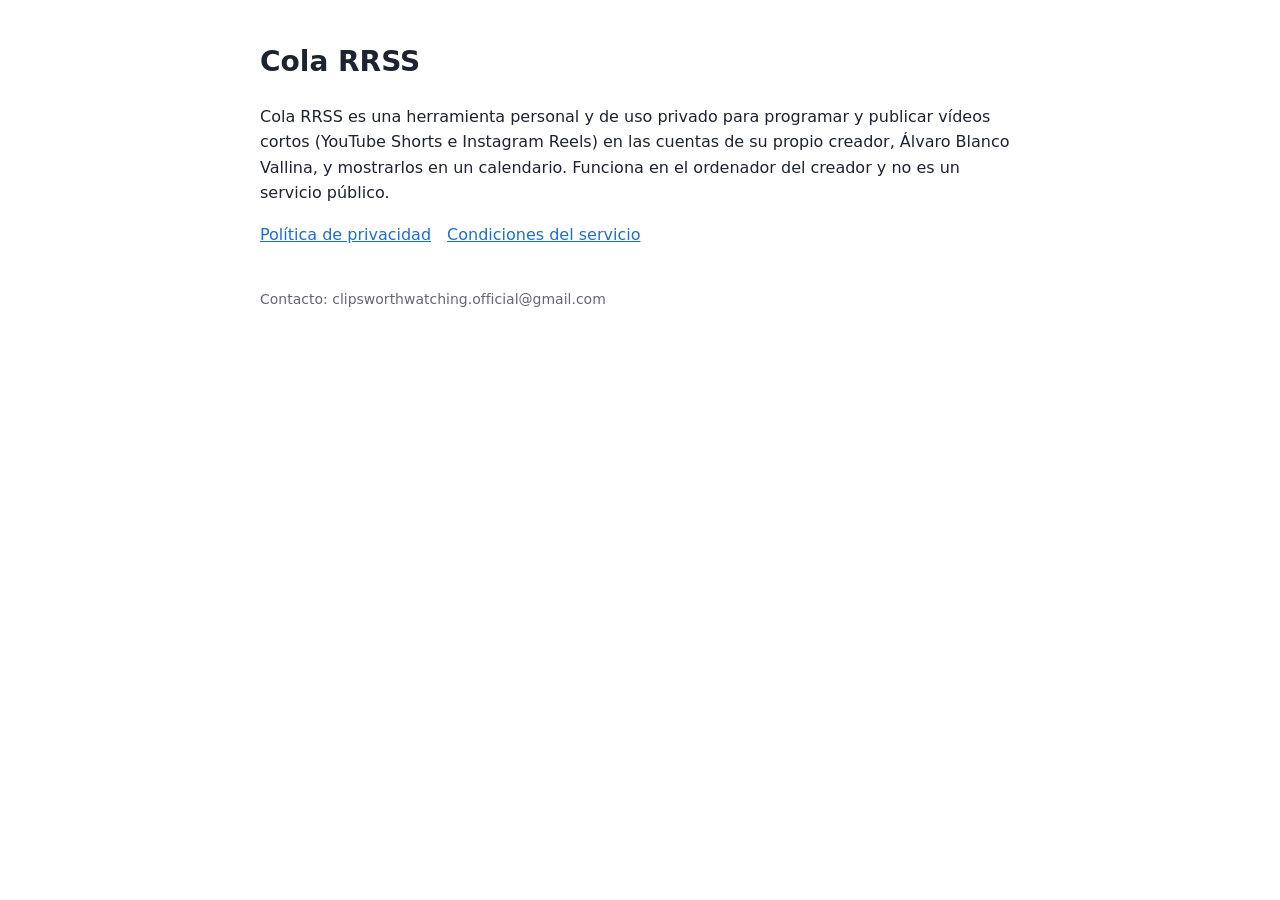
<file: index.html>
<!doctype html><html lang="es"><head><meta charset="utf-8"><meta name="viewport" content="width=device-width,initial-scale=1"><title>Cola RRSS</title><link rel="stylesheet" href="style.css"></head><body>
<h1>Cola RRSS</h1>
<p>Cola RRSS es una herramienta personal y de uso privado para programar y publicar vídeos cortos (YouTube Shorts e Instagram Reels) en las cuentas de su propio creador, Álvaro Blanco Vallina, y mostrarlos en un calendario. Funciona en el ordenador del creador y no es un servicio público.</p>
<nav><a href="privacidad.html">Política de privacidad</a><a href="condiciones.html">Condiciones del servicio</a></nav>
<footer>Contacto: clipsworthwatching.official@gmail.com</footer></body></html>
</file>
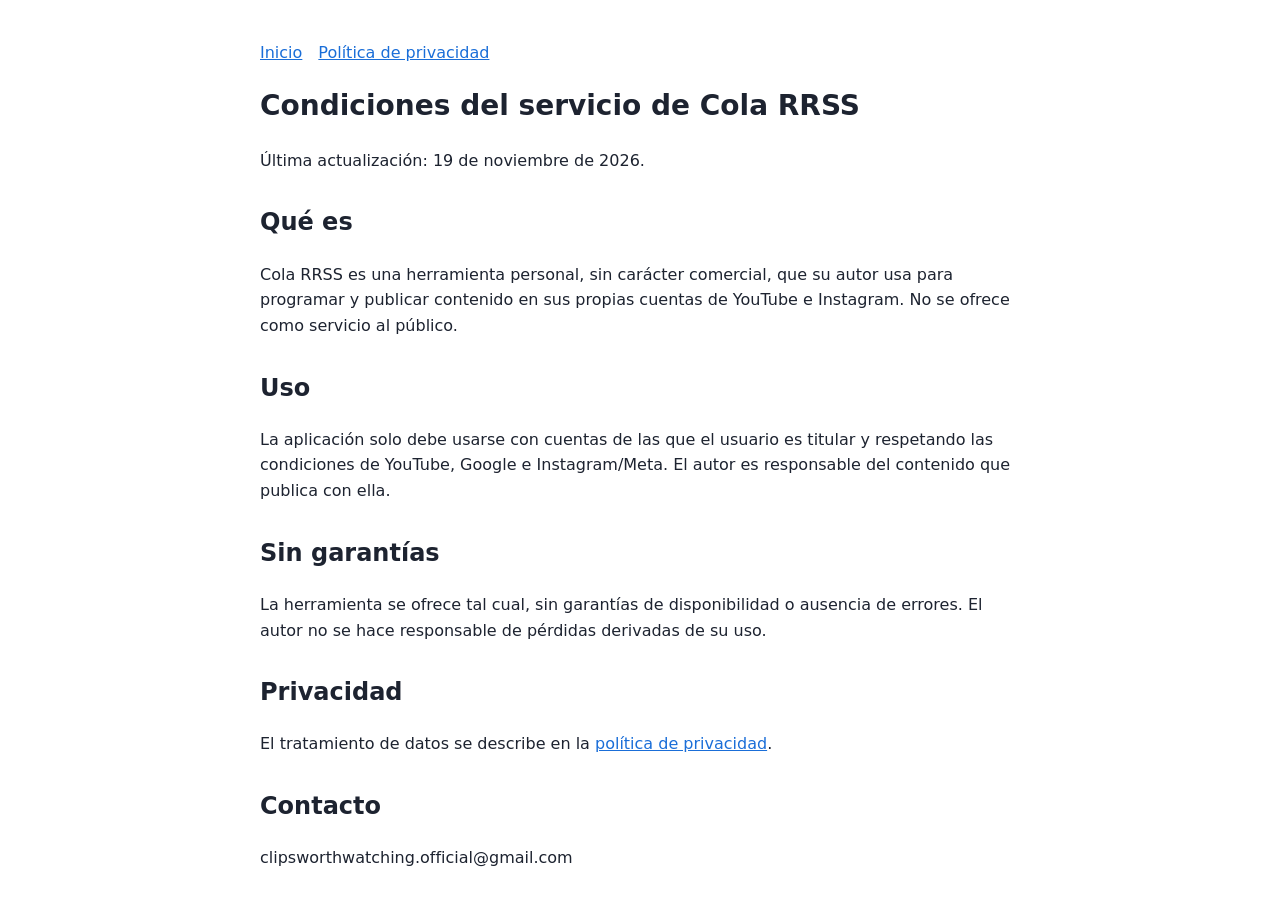
<file: condiciones.html>
<!doctype html><html lang="es"><head><meta charset="utf-8"><meta name="viewport" content="width=device-width,initial-scale=1"><title>Condiciones del servicio · Cola RRSS</title><link rel="stylesheet" href="style.css"></head><body>
<nav><a href="index.html">Inicio</a><a href="privacidad.html">Política de privacidad</a></nav>
<h1>Condiciones del servicio de Cola RRSS</h1>
<p>Última actualización: 19 de noviembre de 2026.</p>
<h2>Qué es</h2>
<p>Cola RRSS es una herramienta personal, sin carácter comercial, que su autor usa para programar y publicar contenido en sus propias cuentas de YouTube e Instagram. No se ofrece como servicio al público.</p>
<h2>Uso</h2>
<p>La aplicación solo debe usarse con cuentas de las que el usuario es titular y respetando las condiciones de YouTube, Google e Instagram/Meta. El autor es responsable del contenido que publica con ella.</p>
<h2>Sin garantías</h2>
<p>La herramienta se ofrece tal cual, sin garantías de disponibilidad o ausencia de errores. El autor no se hace responsable de pérdidas derivadas de su uso.</p>
<h2>Privacidad</h2>
<p>El tratamiento de datos se describe en la <a href="privacidad.html">política de privacidad</a>.</p>
<h2>Contacto</h2>
<p>clipsworthwatching.official@gmail.com</p>
</body></html>
</file>
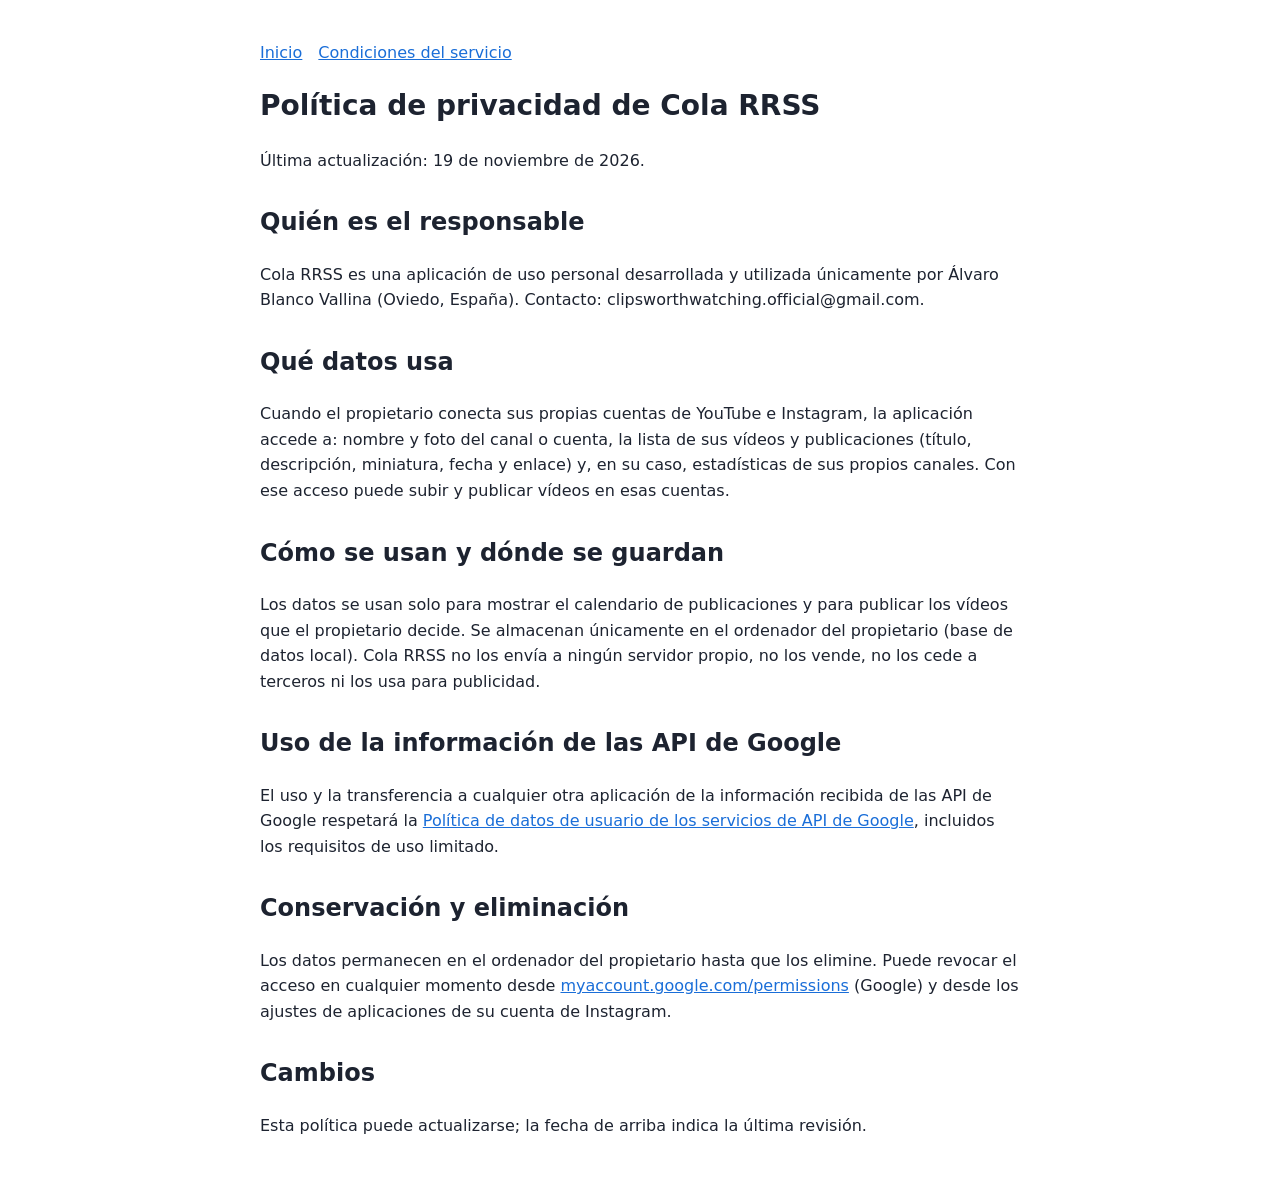
<file: privacidad.html>
<!doctype html><html lang="es"><head><meta charset="utf-8"><meta name="viewport" content="width=device-width,initial-scale=1"><title>Política de privacidad · Cola RRSS</title><link rel="stylesheet" href="style.css"></head><body>
<nav><a href="index.html">Inicio</a><a href="condiciones.html">Condiciones del servicio</a></nav>
<h1>Política de privacidad de Cola RRSS</h1>
<p>Última actualización: 19 de noviembre de 2026.</p>
<h2>Quién es el responsable</h2>
<p>Cola RRSS es una aplicación de uso personal desarrollada y utilizada únicamente por Álvaro Blanco Vallina (Oviedo, España). Contacto: clipsworthwatching.official@gmail.com.</p>
<h2>Qué datos usa</h2>
<p>Cuando el propietario conecta sus propias cuentas de YouTube e Instagram, la aplicación accede a: nombre y foto del canal o cuenta, la lista de sus vídeos y publicaciones (título, descripción, miniatura, fecha y enlace) y, en su caso, estadísticas de sus propios canales. Con ese acceso puede subir y publicar vídeos en esas cuentas.</p>
<h2>Cómo se usan y dónde se guardan</h2>
<p>Los datos se usan solo para mostrar el calendario de publicaciones y para publicar los vídeos que el propietario decide. Se almacenan únicamente en el ordenador del propietario (base de datos local). Cola RRSS no los envía a ningún servidor propio, no los vende, no los cede a terceros ni los usa para publicidad.</p>
<h2>Uso de la información de las API de Google</h2>
<p>El uso y la transferencia a cualquier otra aplicación de la información recibida de las API de Google respetará la <a href="https://developers.google.com/terms/api-services-user-data-policy">Política de datos de usuario de los servicios de API de Google</a>, incluidos los requisitos de uso limitado.</p>
<h2>Conservación y eliminación</h2>
<p>Los datos permanecen en el ordenador del propietario hasta que los elimine. Puede revocar el acceso en cualquier momento desde <a href="https://myaccount.google.com/permissions">myaccount.google.com/permissions</a> (Google) y desde los ajustes de aplicaciones de su cuenta de Instagram.</p>
<h2>Cambios</h2>
<p>Esta política puede actualizarse; la fecha de arriba indica la última revisión.</p>
</body></html>
</file>
<file: style.css>
body{font:16px/1.6 system-ui,Segoe UI,Arial,sans-serif;max-width:760px;margin:40px auto;padding:0 20px;color:#1d2330}
h1{font-size:28px}h2{margin-top:30px}a{color:#1a6ed8}nav a{margin-right:16px}footer{margin-top:40px;color:#667;font-size:14px}
</file>
